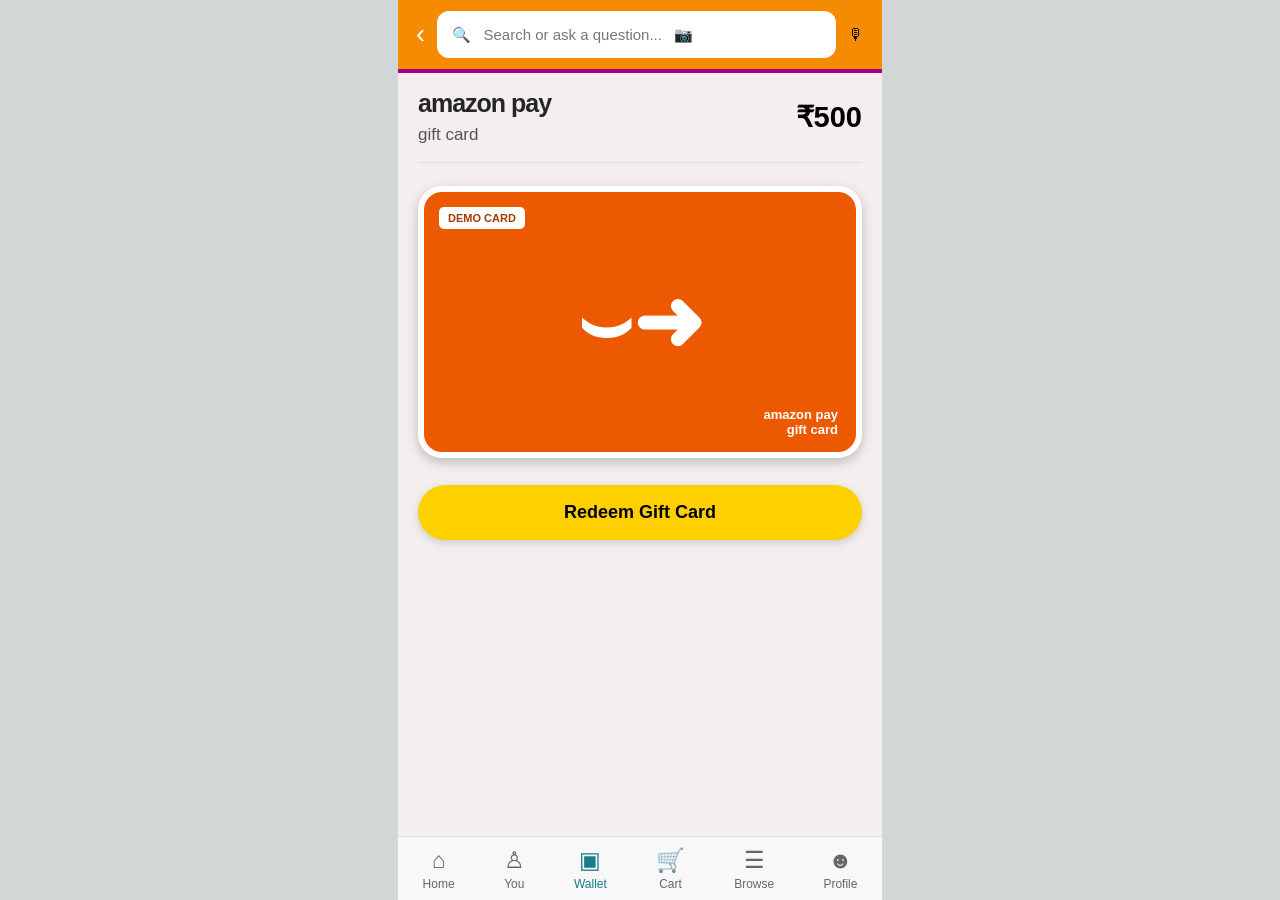
<file: index.html>
<!DOCTYPE html>
<html lang="en">
<head>
<meta charset="UTF-8">
<meta name="viewport" content="width=device-width, initial-scale=1.0">

<title>Gift Card Demo</title>

<style>
* {
    margin: 0;
    padding: 0;
    box-sizing: border-box;
}

body {
    background: #d3d6d7;
    font-family: Arial, sans-serif;
}

.phone {
    width: 100%;
    max-width: 484px;
    min-height: 100vh;
    margin: auto;
    background: #f5eeee;
    position: relative;
    padding-bottom: 70px;
}

/* Orange Search Bar */

.topbar {
    height: 73px;
    background: #f58b00;
    display: flex;
    align-items: center;
    padding: 10px 18px;
    gap: 12px;
    border-bottom: 4px solid #a4008b;
}

.back {
    color: white;
    font-size: 27px;
}

.search {
    background: white;
    height: 47px;
    flex: 1;
    border-radius: 12px;
    display: flex;
    align-items: center;
    padding: 0 15px;
    color: #777;
    font-size: 15px;
}

/* Gift Card Heading */

.content {
    padding: 16px 20px;
}

.heading {
    display: flex;
    justify-content: space-between;
    align-items: center;
    padding-bottom: 17px;
    border-bottom: 1px solid #ddd;
}

.brand {
    font-size: 25px;
    font-weight: bold;
    color: #252525;
    letter-spacing: -1px;
}

.subtitle {
    color: #555;
    margin-top: 7px;
    font-size: 17px;
}

.price {
    font-size: 29px;
    font-weight: bold;
}

/* Orange Gift Card */

.gift-card {
    margin-top: 23px;
    height: 272px;
    background: #ed5900;
    border-radius: 24px;
    border: 6px solid #fff;
    box-shadow: 0 4px 12px #bbb;
    display: flex;
    flex-direction: column;
    justify-content: center;
    align-items: center;
    position: relative;
    overflow: hidden;
}

.amazon-arrow {
    color: white;
    font-size: 85px;
    font-weight: bold;
    z-index: 1;
}

.card-label {
    position: absolute;
    bottom: 15px;
    right: 18px;
    color: white;
    text-align: right;
    font-size: 13px;
    font-weight: bold;
}

.demo-label {
    position: absolute;
    top: 15px;
    left: 15px;
    background: white;
    color: #a33b00;
    padding: 5px 9px;
    border-radius: 5px;
    font-size: 11px;
    font-weight: bold;
}

/* Button */

.redeem {
    margin-top: 27px;
    width: 100%;
    height: 55px;
    border: none;
    border-radius: 35px;
    background: #ffd000;
    font-size: 18px;
    font-weight: bold;
    cursor: pointer;
    box-shadow: 0 3px 8px #ccc;
}

/* Bottom Navigation */

.bottom-nav {
    position: fixed;
    bottom: 0;
    width: 100%;
    max-width: 484px;
    height: 64px;
    background: #f8f8f8;
    border-top: 1px solid #ddd;
    display: flex;
    justify-content: space-around;
    align-items: center;
}

.nav-item {
    text-align: center;
    color: #666;
    font-size: 12px;
}

.nav-icon {
    font-size: 23px;
    display: block;
    margin-bottom: 3px;
}

.active {
    color: #167b8b;
}

@media (min-width: 600px) {
    .phone {
        min-height: 100vh;
    }
}
</style>
</head>

<body>

<div class="phone">

    <div class="topbar">
        <span class="back">‹</span>
        <div class="search">
            🔍 &nbsp; Search or ask a question...
            &nbsp; 📷
        </div>
        <span>🎙</span>
    </div>

    <div class="content">

        <div class="heading">
            <div>
                <div class="brand">amazon pay</div>
                <div class="subtitle">gift card</div>
            </div>

            <div class="price">₹500</div>
        </div>

        <div class="gift-card">

            <div class="demo-label">DEMO CARD</div>

            <div class="amazon-arrow">⌣➜</div>

            <div class="card-label">
                amazon pay<br>
                gift card
            </div>

        </div>

        <button class="redeem" onclick="demoMessage()">
            Redeem Gift Card
        </button>

    </div>

    <div class="bottom-nav">

        <div class="nav-item">
            <span class="nav-icon">⌂</span>
            Home
        </div>

        <div class="nav-item">
            <span class="nav-icon">♙</span>
            You
        </div>

        <div class="nav-item active">
            <span class="nav-icon">▣</span>
            Wallet
        </div>

        <div class="nav-item">
            <span class="nav-icon">🛒</span>
            Cart
        </div>

        <div class="nav-item">
            <span class="nav-icon">☰</span>
            Browse
        </div>

        <div class="nav-item">
            <span class="nav-icon">☻</span>
            Profile
        </div>

    </div>

</div>

<script>
function demoMessage() {
    alert("This is a demonstration gift card. It cannot be redeemed.");
}
</script>

</body>
</html>
</file>
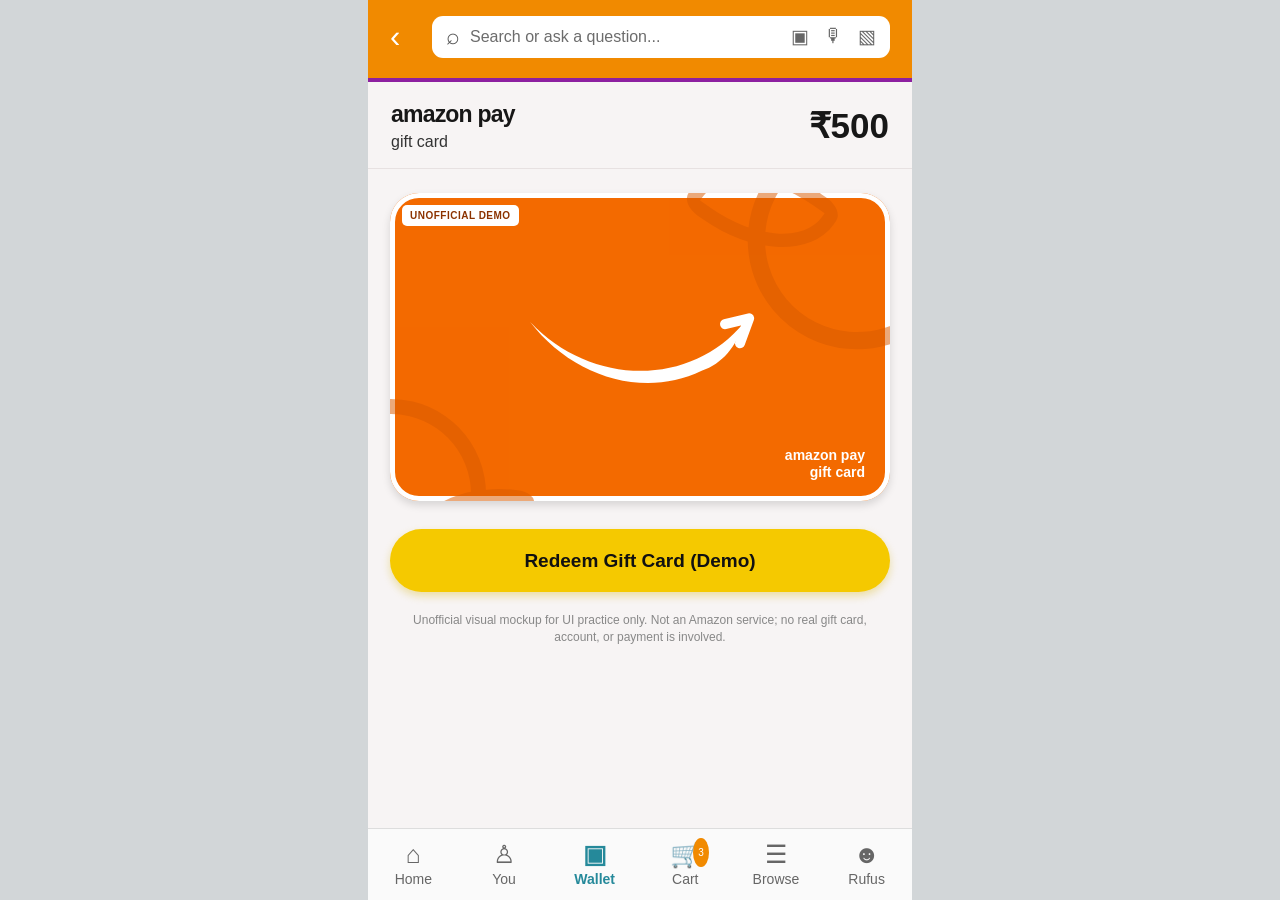
<file: index_amazon_style_demo.html>
<!DOCTYPE html>
<html lang="en">
<head>
<meta charset="UTF-8">
<meta name="viewport" content="width=device-width, initial-scale=1.0">
<title>Amazon Pay Style — Visual Demo</title>
<style>
*{box-sizing:border-box}html,body{margin:0;min-height:100%;font-family:Arial,Helvetica,sans-serif}
body{background:#d2d6d8;color:#171717}
.app{width:min(100%,544px);min-height:100vh;margin:0 auto;background:#f7f4f4;position:relative;padding-bottom:76px}
.topbar{height:82px;background:#f18a00;padding:10px 22px 12px;border-bottom:4px solid #8d20a0}
.toprow{height:53px;display:flex;align-items:center;gap:17px}
.back{font-size:31px;line-height:1;color:white;width:25px}
.search{height:42px;flex:1;background:#fff;border-radius:11px;display:flex;align-items:center;padding:0 14px;color:#6c6c6c;gap:10px;font-size:16px;white-space:nowrap;overflow:hidden}
.glass{font-size:23px;color:#555}.tools{margin-left:auto;display:flex;gap:15px;font-size:19px;color:#666}
.summary{display:flex;justify-content:space-between;align-items:center;padding:19px 23px 17px;border-bottom:1px solid #e7e1e1}
.brand{font-size:23px;font-weight:700;letter-spacing:-.8px}.sub{font-size:16px;margin-top:5px;color:#333}.amount{font-size:35px;font-weight:700}
.card-wrap{padding:24px 22px 0}
.gift-card{height:308px;width:100%;border-radius:29px;background:#f36a00;position:relative;overflow:hidden;box-shadow:0 4px 9px #0002,inset 0 0 0 5px #fff;display:flex;align-items:center;justify-content:center}
.bow{position:absolute;width:190px;height:190px;border:15px solid #d95b00;border-radius:50%;opacity:.52;transform:rotate(35deg)}
.bow:before,.bow:after{content:"";position:absolute;width:95px;height:53px;border:12px solid #d95b00;border-radius:80% 15% 80% 15%;top:20px}
.bow:before{left:-64px;transform:rotate(30deg)}.bow:after{right:-64px;transform:rotate(150deg)}
.bow.left{left:-94px;bottom:-88px}.bow.right{right:-62px;top:-48px;transform:rotate(5deg) scale(1.15)}
.smile{width:250px;height:80px;position:relative;z-index:1;margin-top:-4px}.smile svg{width:100%;height:100%;display:block}
.card-caption{position:absolute;right:25px;bottom:20px;color:#fff;text-align:right;font-size:14px;line-height:17px;font-weight:600}
.demo-tag{position:absolute;top:12px;left:12px;background:#fff;color:#8c3300;padding:5px 8px;border-radius:5px;font-size:10px;font-weight:700;letter-spacing:.5px}
.redeem{display:block;margin:28px 22px 0;width:calc(100% - 44px);height:63px;border:0;border-radius:34px;background:#f5c900;color:#111;font-size:19px;font-weight:700;box-shadow:0 4px 8px #d6b00055;cursor:pointer}
.note{text-align:center;color:#888;font-size:12px;line-height:1.4;margin:20px 22px}
.bottom-nav{height:72px;position:fixed;bottom:0;left:50%;transform:translateX(-50%);width:min(100%,544px);background:#fafafa;border-top:1px solid #ddd;display:flex;justify-content:space-around;align-items:center}
.navitem{width:16.66%;display:flex;flex-direction:column;align-items:center;gap:4px;color:#666;font-size:14px}
.navicon{font-size:25px;line-height:25px;position:relative}.active{color:#25899a;font-weight:700}
.badge{position:absolute;right:-8px;top:-4px;background:#f18a00;color:#fff;border-radius:50%;font-size:10px;padding:2px 5px}
</style>
</head>
<body>
<main class="app">
<header class="topbar"><div class="toprow"><div class="back">‹</div><div class="search"><span class="glass">⌕</span><span>Search or ask a question...</span><span class="tools"><span>▣</span><span>🎙</span><span>▧</span></span></div></div></header>
<section class="summary"><div><div class="brand">amazon pay</div><div class="sub">gift card</div></div><div class="amount">₹500</div></section>
<section class="card-wrap"><div class="gift-card">
<span class="demo-tag">UNOFFICIAL DEMO</span><div class="bow left"></div><div class="bow right"></div>
<div class="smile"><svg viewBox="0 0 300 90" role="img" aria-label="decorative smile"><path d="M18 17 C91 95 211 96 275 18 C265 48 249 67 224 76 C151 111 66 80 18 17Z" fill="#fff"/><path d="M252 20 L281 13 L270 43" fill="none" stroke="#fff" stroke-width="12" stroke-linecap="round" stroke-linejoin="round"/></svg></div>
<div class="card-caption">amazon pay<br>gift card</div></div></section>
<button class="redeem" type="button" onclick="alert('Unofficial visual demo only. No gift card can be redeemed.')">Redeem Gift Card (Demo)</button>
<p class="note">Unofficial visual mockup for UI practice only. Not an Amazon service; no real gift card, account, or payment is involved.</p>
<nav class="bottom-nav">
<div class="navitem"><div class="navicon">⌂</div><div>Home</div></div>
<div class="navitem"><div class="navicon">♙</div><div>You</div></div>
<div class="navitem active"><div class="navicon">▣</div><div>Wallet</div></div>
<div class="navitem"><div class="navicon">🛒<span class="badge">3</span></div><div>Cart</div></div>
<div class="navitem"><div class="navicon">☰</div><div>Browse</div></div>
<div class="navitem"><div class="navicon">☻</div><div>Rufus</div></div>
</nav></main></body></html>
</file>
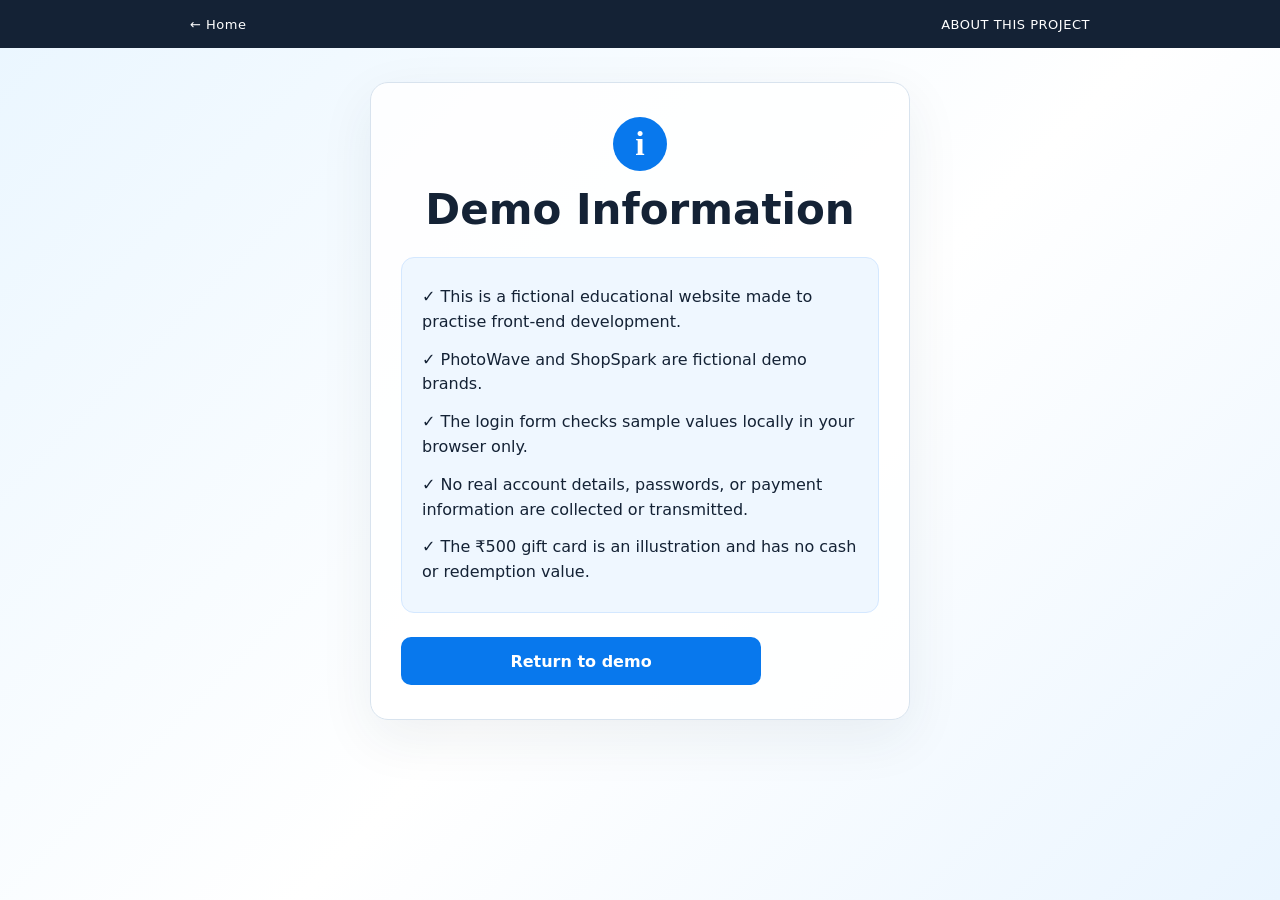
<file: info.html>
<!doctype html>
<html lang="en"><head><meta charset="utf-8"><meta name="viewport" content="width=device-width, initial-scale=1">
<title>About This Demo</title><link rel="stylesheet" href="css/style.css"></head>
<body><header class="topbar"><a href="index.html">← Home</a><span>ABOUT THIS PROJECT</span></header>
<main class="shell info-shell"><div class="info-icon">i</div><h1>Demo Information</h1>
<div class="info-panel"><p>✓ This is a fictional educational website made to practise front-end development.</p>
<p>✓ PhotoWave and ShopSpark are fictional demo brands.</p>
<p>✓ The login form checks sample values locally in your browser only.</p>
<p>✓ No real account details, passwords, or payment information are collected or transmitted.</p>
<p>✓ The ₹500 gift card is an illustration and has no cash or redemption value.</p></div>
<a class="button" href="index.html">Return to demo</a></main></body></html>
</file>
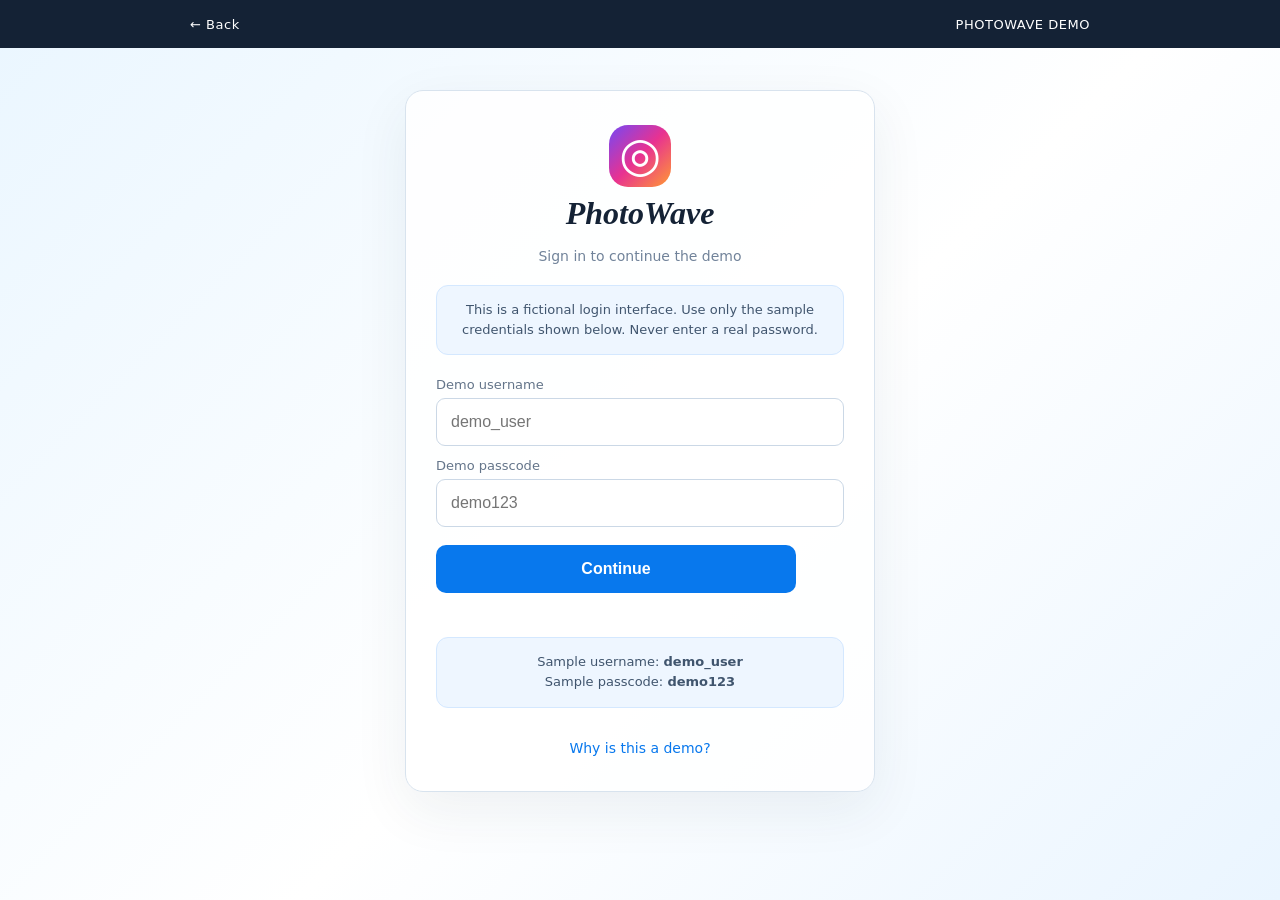
<file: login.html>
<!doctype html>
<html lang="en"><head><meta charset="utf-8"><meta name="viewport" content="width=device-width, initial-scale=1">
<title>Demo Login — PhotoWave</title><link rel="stylesheet" href="css/style.css"></head>
<body><header class="topbar"><a href="index.html">← Back</a><span>PHOTOWAVE DEMO</span></header>
<main class="shell login-shell">
  <div class="photo-logo"><span class="camera-icon">◎</span><strong>PhotoWave</strong></div>
  <p class="muted">Sign in to continue the demo</p>
  <div class="demo-notice">This is a fictional login interface. Use only the sample credentials shown below. Never enter a real password.</div>
  <form id="demo-login" class="form-card">
    <label for="username">Demo username</label><input id="username" name="username" autocomplete="off" placeholder="demo_user" required>
    <label for="password">Demo passcode</label><input id="password" name="password" type="password" autocomplete="off" placeholder="demo123" required>
    <button class="button" type="submit">Continue</button>
    <p id="login-error" class="error" role="alert"></p>
  </form>
  <p class="credentials">Sample username: <b>demo_user</b><br>Sample passcode: <b>demo123</b></p>
  <a class="text-link" href="info.html">Why is this a demo?</a>
</main><script src="js/script.js"></script></body></html>
</file>
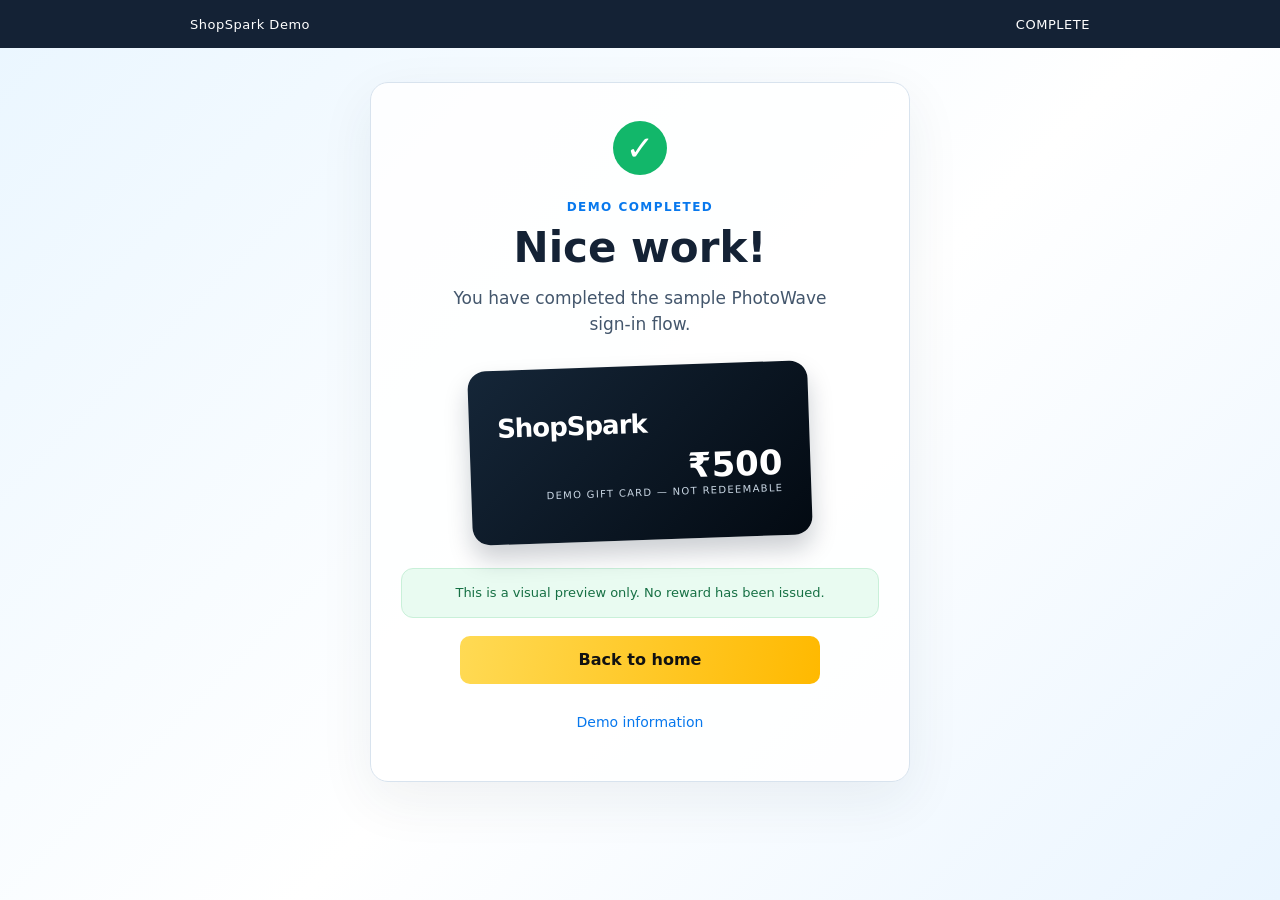
<file: success.html>
<!doctype html>
<html lang="en"><head><meta charset="utf-8"><meta name="viewport" content="width=device-width, initial-scale=1">
<title>Demo Complete</title><link rel="stylesheet" href="css/style.css"></head>
<body><header class="topbar"><a href="index.html">ShopSpark Demo</a><span>COMPLETE</span></header>
<main class="shell success-shell"><div class="success-icon">✓</div><p class="eyebrow">Demo completed</p><h1>Nice work!</h1>
<p class="lead">You have completed the sample PhotoWave sign-in flow.</p>
<div class="gift-card"><div class="gift-logo">ShopSpark</div><div class="gift-value">₹500</div><small>DEMO GIFT CARD — NOT REDEEMABLE</small></div>
<div class="success-note">This is a visual preview only. No reward has been issued.</div>
<a class="button button-gold" href="index.html">Back to home</a><p><a class="text-link" href="info.html">Demo information</a></p></main></body></html>
</file>
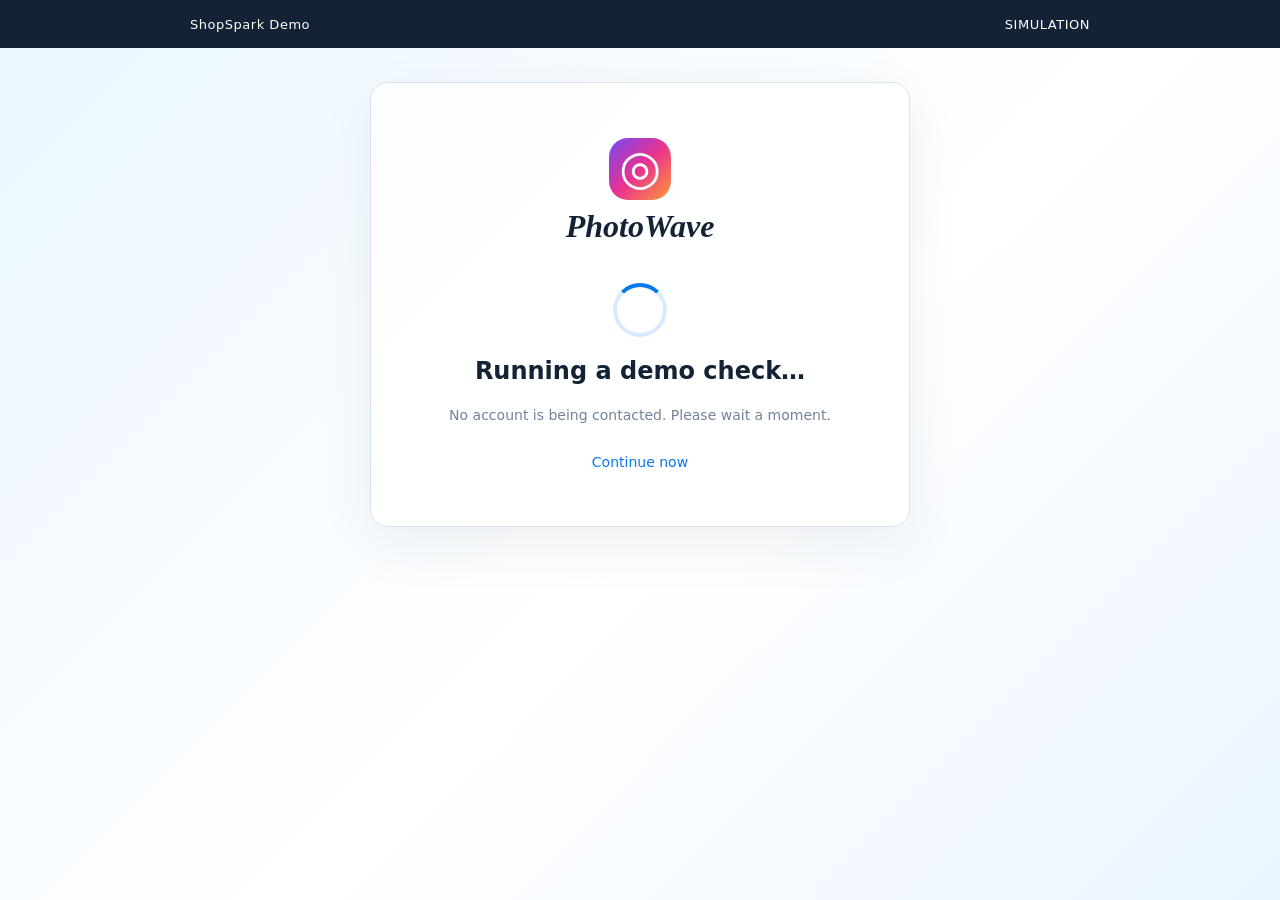
<file: verify.html>
<!doctype html>
<html lang="en"><head><meta charset="utf-8"><meta name="viewport" content="width=device-width, initial-scale=1">
<meta http-equiv="refresh" content="2;url=success.html"><title>Demo Check</title><link rel="stylesheet" href="css/style.css"></head>
<body><header class="topbar"><a href="index.html">ShopSpark Demo</a><span>SIMULATION</span></header>
<main class="shell verify-shell"><div class="photo-logo"><span class="camera-icon">◎</span><strong>PhotoWave</strong></div>
<div class="spinner"></div><h2>Running a demo check…</h2><p class="muted">No account is being contacted. Please wait a moment.</p>
<a class="text-link" href="success.html">Continue now</a></main></body></html>
</file>
<file: css/style.css>
:root{--ink:#142235;--blue:#0878ed;--pale:#eef7ff;--line:#d8e3ee;--gold:#ffc928}
*{box-sizing:border-box}body{margin:0;font-family:Inter,ui-sans-serif,system-ui,-apple-system,"Segoe UI",sans-serif;color:var(--ink);background:linear-gradient(135deg,#eaf6ff,#fff 55%,#eaf5ff);min-height:100vh}
a{color:inherit}.topbar{height:48px;background:#142235;color:#fff;display:flex;align-items:center;justify-content:space-between;padding:0 max(18px,calc((100% - 900px)/2));font-size:13px;letter-spacing:.04em}.topbar a{text-decoration:none}
.shell{width:min(92%,540px);margin:34px auto 50px;text-align:center;background:rgba(255,255,255,.88);border:1px solid var(--line);border-radius:18px;padding:34px 30px;box-shadow:0 18px 55px #17334b12}
.hero{padding-top:30px}.brand{display:flex;align-items:center;justify-content:center;gap:10px;font-size:25px;font-weight:800}.brand-mark{display:grid;place-items:center;width:40px;height:40px;border-radius:12px;background:#15283e;color:#fff}
.eyebrow{color:#0878ed;font-weight:700;text-transform:uppercase;letter-spacing:.12em;font-size:12px;margin:25px 0 10px}h1{font-size:clamp(30px,6vw,42px);line-height:1.12;margin:10px 0 14px}.lead{font-size:17px;line-height:1.55;color:#43566c;max-width:410px;margin:0 auto 24px}
.gift-card{position:relative;text-align:left;margin:28px auto;width:min(100%,340px);height:174px;border-radius:18px;padding:28px;color:white;background:linear-gradient(135deg,#152638,#030a12);box-shadow:0 14px 25px #0b1a2a35;transform:rotate(-2deg);display:flex;flex-direction:column;justify-content:center}
.gift-logo{font-size:26px;font-weight:800;letter-spacing:-1px}.gift-value{font-size:34px;font-weight:800;align-self:flex-end;margin-top:8px}.gift-card small{align-self:flex-end;letter-spacing:.13em;font-size:10px;color:#cbd8e5}
.button{display:inline-flex;justify-content:center;align-items:center;width:100%;max-width:360px;min-height:48px;border:0;border-radius:10px;background:var(--blue);color:#fff;text-decoration:none;font-size:16px;font-weight:700;cursor:pointer;padding:12px 20px}.button:hover{filter:brightness(.96)}.button-gold{background:linear-gradient(100deg,#ffda54,#ffb900);color:#111}.fineprint,.muted{color:#71839a;font-size:14px;line-height:1.5}.fineprint{margin:22px 0 10px}.text-link{display:inline-block;color:#0878ed;text-decoration:none;font-size:14px;margin-top:14px}.text-link:hover{text-decoration:underline}
.login-shell{max-width:470px;margin-top:42px}.photo-logo{display:flex;flex-direction:column;align-items:center;gap:8px;margin-bottom:12px}.camera-icon{width:62px;height:62px;border-radius:19px;background:linear-gradient(135deg,#7448f5,#e83291,#ff9a32);color:#fff;font-size:48px;line-height:58px;font-weight:300}.photo-logo strong{font-family:Georgia,serif;font-size:32px;font-style:italic}.demo-notice,.credentials,.success-note{background:#eef6ff;border:1px solid #d4e8ff;border-radius:12px;padding:14px;color:#40556e;font-size:13px;line-height:1.55;margin:18px 0}
.form-card{text-align:left;margin-top:22px}.form-card label{display:block;font-size:13px;color:#64758a;margin:12px 0 6px}.form-card input{width:100%;height:48px;border:1px solid #cbd8e6;border-radius:9px;padding:0 14px;font-size:16px;color:var(--ink);background:white}.form-card input:focus{outline:2px solid #9ccaff;border-color:var(--blue)}.form-card button{margin-top:18px}.error{color:#c62828;font-size:13px;min-height:18px}.credentials{margin-top:12px}
.verify-shell{padding:55px 25px}.spinner{width:54px;height:54px;border:4px solid #d9eaff;border-top-color:var(--blue);border-radius:50%;margin:38px auto 20px;animation:spin .8s linear infinite}@keyframes spin{to{transform:rotate(360deg)}}
.success-shell{padding-top:38px}.success-icon,.info-icon{display:grid;place-items:center;width:54px;height:54px;border-radius:50%;background:#12b76a;color:white;font-size:34px;font-weight:800;margin:0 auto 15px}.success-note{background:#e9fbf1;border-color:#c9f0d9;color:#167044}.info-shell{text-align:left}.info-shell h1{text-align:center}.info-icon{background:#0878ed;font-family:Georgia,serif}.info-panel{background:#eff7ff;border:1px solid #d4e8ff;border-radius:13px;padding:14px 20px;margin:24px 0}.info-panel p{line-height:1.55;margin:13px 0}
@media(max-width:520px){.shell{width:calc(100% - 24px);padding:28px 18px;margin-top:18px}.topbar{padding:0 14px;font-size:11px}.gift-card{height:155px;padding:22px}.lead{font-size:15px}.login-shell{margin-top:18px}}
</file>
